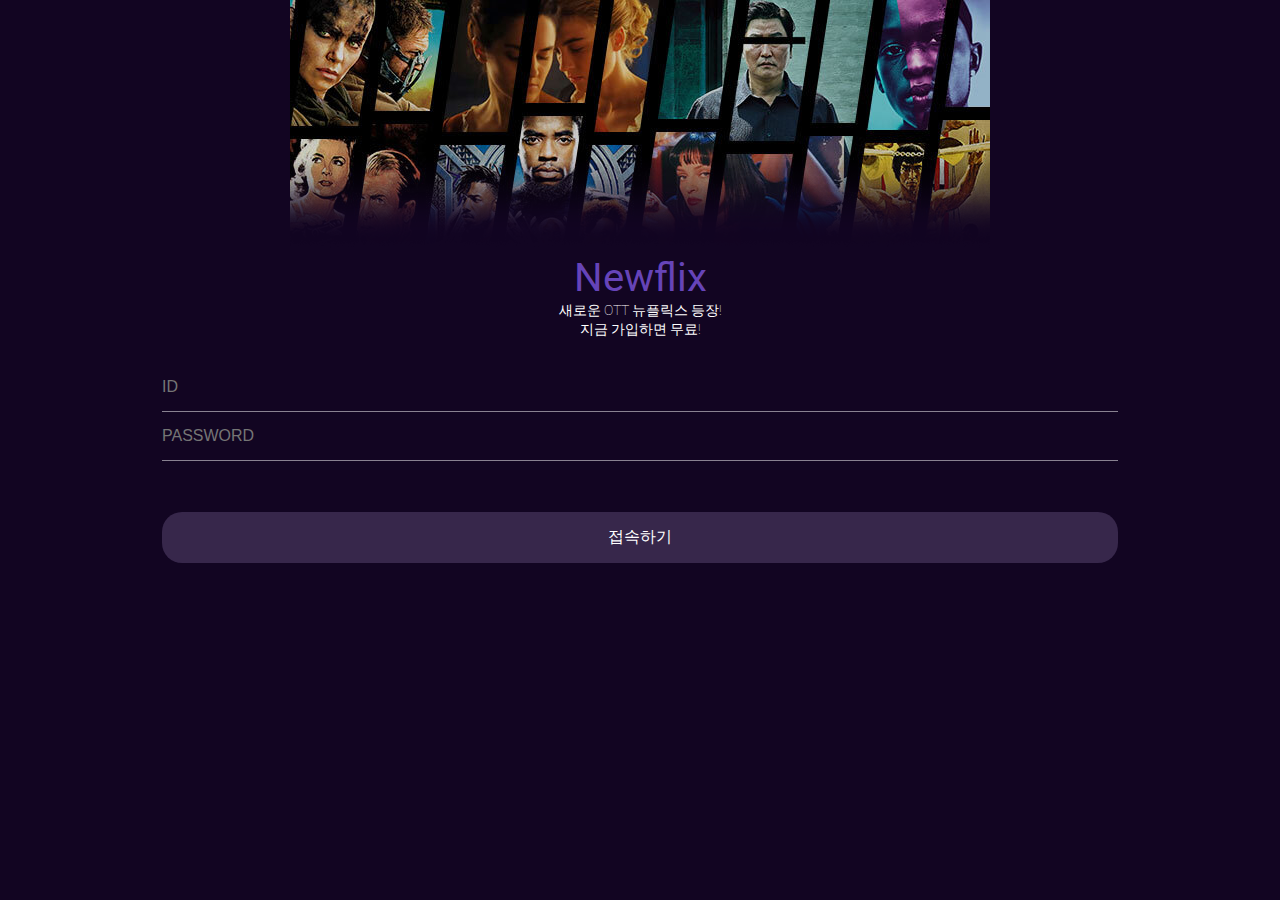
<file: index.html>
<!DOCTYPE html>
<html lang="ko">
  <head>
    <meta charset="UTF-8" />
    <meta http-equiv="X-UA-Compatible" content="IE=edge" />
    <meta name="viewport" content="width=device-width, initial-scale=1.0" />
    <title>NewFlix</title>
    <link rel="stylesheet" href="./css/css/login.css" />
  </head>
  <body>
    <div class="login-title">
      <img src="./img/login-img.png" class="login-img" />
      <h1 class="login-title__maintext">Newflix</h1>
      <p class="login-title__subtext">
        새로운 OTT 뉴플릭스 등장! <br />
        지금 가입하면 무료!
      </p>
      <form action="find.html" class="login-form">
        <input
          type="text"
          id="u-id"
          placeholder="ID"
          required
          autocomplete="off"
        />
        <input
          type="password"
          id="u-pw"
          placeholder="PASSWORD"
          required
          autocomplete="off"
        />
        <br />
        <input type="submit" value="접속하기" />
      </form>
    </div>
  </body>
</html>
</file>
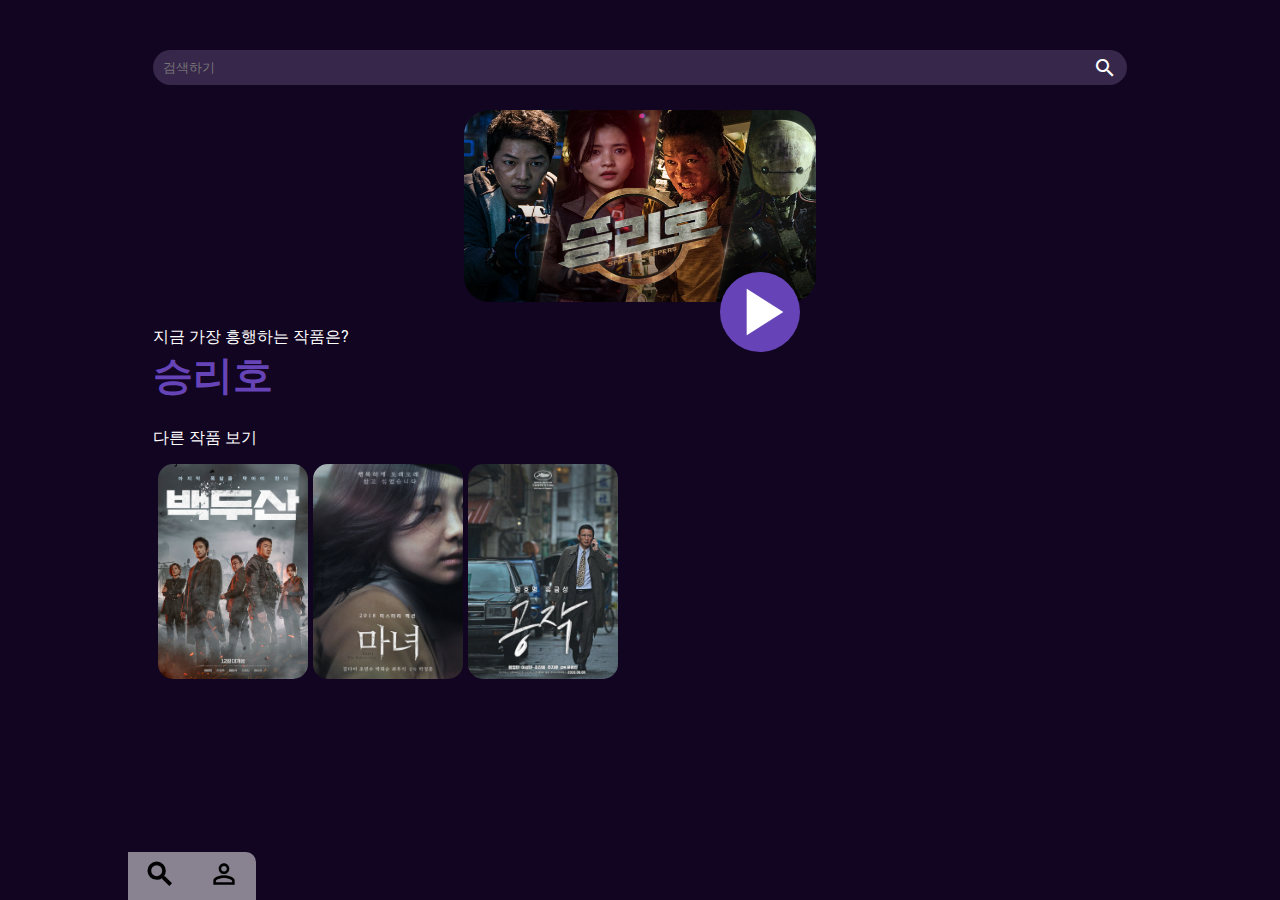
<file: find.html>
<!DOCTYPE html>
<html lang="ko">
  <head>
    <meta charset="UTF-8" />
    <meta http-equiv="X-UA-Compatible" content="IE=edge" />
    <meta name="viewport" content="width=device-width, initial-scale=1.0" />
    <title>find movie</title>
    <link rel="stylesheet" href="./css/css/find.css" />
  </head>
  <body>
    <form class="find-search-bar-form display-flex-center position-relative">
      <div class="display-flex-center position relative">
        <input class="find-search-bar" placeholder="검색하기" />
        <span class="material-icons-outlined"> search </span>
      </div>
    </form>
    <div class="best-movie">
      <div class="best-movie__img-container">
        <img class="best-movie__img" src="./img/find-bestMovie-img.jpg" />
        <span class="material-icons"> play_arrow </span>
      </div>
      <div class="best-movie__title">
        <p class="best-movie__promotion-text">지금 가장 흥행하는 작품은?</p>
        <span class="best-movie__movie-name">승리호</span>
      </div>
    </div>
    <div class="movie-recommendation">
      <span class="movie-recommendation__title">다른 작품 보기</span>
      <ul class="movie-recommendation__images">
        <li>
          <img src="./img/find-movieRecommendation-01.jpg" />
        </li>
        <li>
          <img src="./img/find-movieRecommendation-02.jpg" />
        </li>
        <li>
          <img src="./img/find-movieRecommendation-03.jpg" />
        </li>
      </ul>
    </div>
    <div class="navigation-bar">
      <a href="find.html">
        <span class="material-icons-outlined find-icon-clicked">search</span>
      </a>
      <a href="mypage.html">
        <span class="material-icons-outlined">person_outline</span>
      </a>
    </div>
  </body>
</html>
</file>
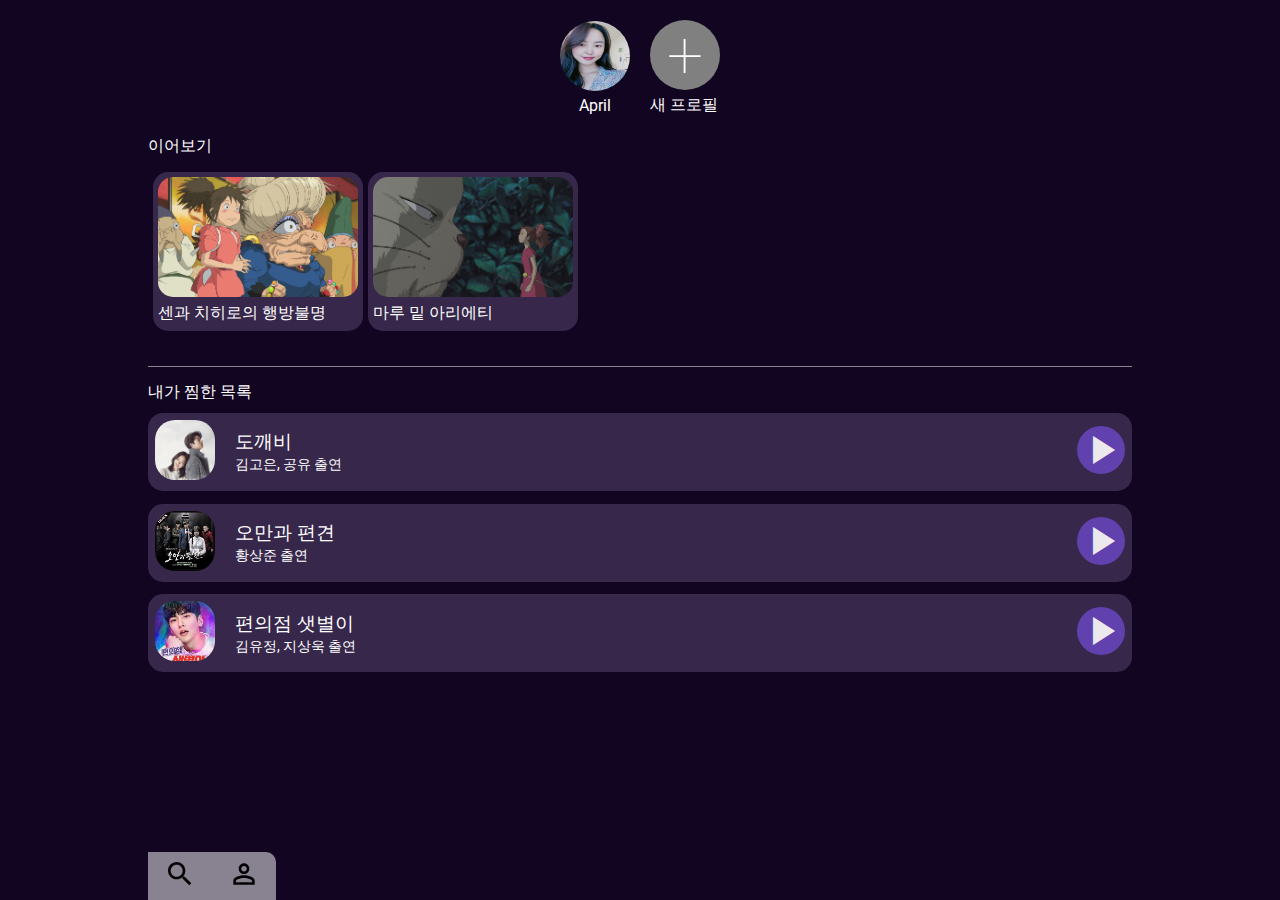
<file: mypage.html>
<!DOCTYPE html>
<html lang="en">
  <head>
    <meta charset="UTF-8" />
    <meta http-equiv="X-UA-Compatible" content="IE=edge" />
    <meta name="viewport" content="width=device-width, initial-scale=1.0" />
    <title>My page</title>
    <link rel="stylesheet" href="./css/css/mypage.css" />
  </head>
  <body>
    <div class="display-flex-center">
      <div class="user-component position-relative display-flex-center">
        <img
          src="img/KakaoTalk_20220209_161406606.jpg"
          class="user-component__profile"
        />
        <div class="user-component__id">April</div>
      </div>
      <div class="user-component">
        <div
          class="user-component__profile add-profile-btn display-flex-center"
        >
          <span>+</span>
        </div>
        <div class="user-component__id">새 프로필</div>
      </div>
    </div>
    <div class="continue-watching">
      <p class="continue-watching__header">이어보기</p>
      <ul class="continue-watching__images">
        <li>
          <div class="continue-watching__card">
            <img src="./img/mypage-continueWatch-01.jpg" />
            <span class="continue-watching__title">센과 치히로의 행방불명</span>
          </div>
        </li>
        <li>
          <div class="continue-watching__card">
            <img src="./img/mypage-continueWatch-02.jpg" />
            <span class="continue-watching__title">마루 밑 아리에티</span>
          </div>
        </li>
      </ul>
    </div>

    <div class="wishlist">
      <p class="wish__header">내가 찜한 목록</p>
      <div class="wishlist-container">

        <div class="wishlist-item">
          <div>
            <img class="wishlist__img" src="./img/mypage-wishlist-01.jpg" />
          </div>
          <div class="wishlist-info">
            <span class="wishlist__title">도깨비</span>
            <span class="wishlist__subtitle">김고은, 공유 출연</span>
          </div>
       
        <div class="wishlist-play-btn">
          <span class="material-icons"> play_arrow </span>
        </div>
      </div>

        <div class="wishlist-item">
          <div>
            <img class="wishlist__img" src="./img/mypage-wishlist-02.jpg" />
          </div>
          <div class="wishlist-info">
            <span class="wishlist__title">오만과 편견</span>
            <span class="wishlist__subtitle">황상준 출연</span>
          </div>
        <div class="wishlist-play-btn">
          <span class="material-icons"> play_arrow </span>
        </div>
      </div>
      <div class="wishlist-item">
          <div>
            <img class="wishlist__img" src="./img/mypage-wishlist-03.jpg" />
          </div>
          <div class="wishlist-info">
            <span class="wishlist__title">편의점 샛별이</span>
            <span class="wishlist__subtitle">김유정, 지상욱 출연</span>
          </div>
        <div class="wishlist-play-btn">
          <span class="material-icons"> play_arrow </span>
        </div>
      </div>
    </div>

    <div class="navigation-bar">
      <a href="find.html">
        <span class="material-icons-outlined find-icon-clicked">search</span>
      </a>
      <a href="mypage.html">
        <span class="material-icons-outlined">person_outline</span>
      </a>
    </div>
    
  </body>
</html>
</file>
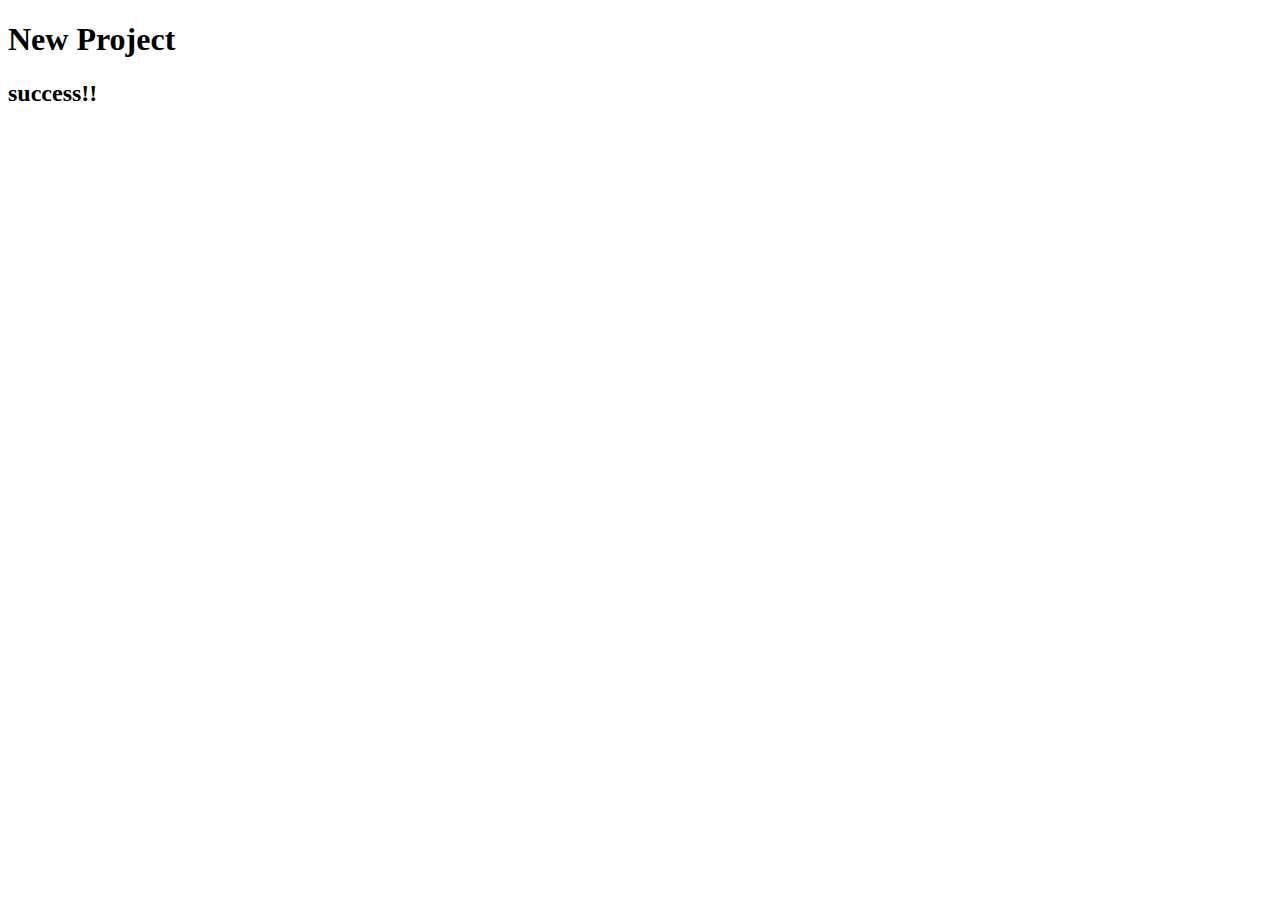
<file: Trial.html>
<!DOCTYPE html>
<html lang="en">
<head>
  <meta charset="UTF-8">
  <meta http-equiv="X-UA-Compatible" content="IE=edge">
  <meta name="viewport" content="width=device-width, initial-scale=1.0">
  <title>Document</title>
</head>
<body>
  <h1>New Project</h1>
  <h2>success!!</h2>
</body>
</html>
</file>
<file: css/css/login.css>
@import "./global.css";

.login-title {
  text-align: center;
}

.login-title__maintext {
  font-size: 2.5rem;
  color: var(--purple);
}

.login-title__subtext {
  font-size: 0.9rem;
  font-weight: 100;
}

html, body {
  overflow: hidden;
}

.login-form {
  display: flex;
  flex-direction: column;
  margin: 1.5rem;
}

.login-form input {
  padding: 15px 0;
  margin: 0 10px;
  background-color: var(--background-purple);
  font-size: 1em;
}

.login-form input:not([type="submit"]) {
  color: white;
  border-bottom: 1px solid var(--border);
  transition: border-color 0.3s ease-in-out;
}

.login-form input:focus {
  border-color: white;
}

.login-form input[type="submit"] {
  color: white;
  background-color: var(--dark);
  border-radius: 20px;
  margin-top: 2rem;
  transition: background-color 0.2s ease-in-out;
}

.login-form input[type="submit"]:active {
  background-color: var(--purple);
}
</file>
<file: css/css/find.css>
@import "./global.css";

.find-search-bar-form {
  padding: 0px 25px;
}

.find-search-bar-form div {
  width: 100%;
}

.find-search-bar {
  margin-top: 50px;
  background-color: var(--dark);
  border-radius: 25px;
  width: 100%;
  padding: 10px;
  color: white;
  transition: background-color 0.3s ease-in-out;
}

.find-search-bar:focus {
  background-color: #594374;
}

.find-search-bar-form span {
  position: absolute;
  font: 1rem;
  bottom: 0.3rem;
  right: 35px;
}

.best-movie__img-container {
  padding: 0 25px;
  margin: 25px 0;
  display: flex;
  justify-content: center;
}

.best-movie__img {
  width: 22rem;
  height: 12rem;
  border-radius: 25px;
}

.best-movie__img-container span {
  position: absolute;
  background-color: var(--purple) ;
  border-radius: 50%;
  left: calc(50% + 5rem);
  font-size: 5rem;;
  bottom: 3.2rem;
}

.best-movie {
  position: relative;
}

.best-movie__title {
  padding-left: 25px;
}

.best-movie__movie-name {
  color: var(--purple);
  font-size: 40px;
  font-weight: 600;
}

.find-icon-clicked {
  font-weight: 600;
}

.movie-recommendation {
  margin: 25px 0;
  padding: 0 25px;
}

.movie-recommendation__images {
  margin-top: 15px;
  list-style: none;
  display: flex;
  overflow-x: auto;
}

.movie-recommendation__images li {
  margin-left: 5px;
}

.movie-recommendation__images img {
  width: 150px;
  border-radius: 15px;
}
</file>
<file: css/css/mypage.css>
@import "./global.css";

.user-component {
  padding: 20px 10px;
  flex-direction: column;
}

.user-component__profile {
  width: 70px;
  height: 70px;
  border-radius: 50%;
}

.user-component__id {
  padding-top: 0.3rem;
  font-size: 1rem;
}

.add-profile-btn {
  background-color: gray;
  width: 70px;
  height: 70px;
  font-size: 4rem;
  font-weight: 100;
  color: white;
}

.continue-watching__images img {
  width: 200px;
  height: 120px;
  border-radius: 15px;
  object-fit: cover;
}

.continue-watching {
  margin-bottom: 25px;
  padding: 0 20px;
  padding-bottom: 10px;
}

.continue-watching__images {
  list-style: none;
  display: flex;
  overflow-x: auto;
}

.continue-watching__card {
  background-color: var(--dark);
  padding: 5px;
  border-radius: 15px;
}

.continue-watching__header {
  margin-bottom: 15px;
}

.continue-watching__images li {
  margin-left: 5px;
}

.continue-watching__title {
  display: block;
  margin: 2px 0;
}

.wishlist__img {
  width: 60px;
  height: 60px;
  border-radius: 20px;
}

.wish__header {
  border-top: 1px solid var(--border);
  padding-top: 15px;
  margin-bottom: 10px;
}

.wishlist-item {
  margin-bottom: 0.8rem;
  display: flex;
  align-items: center;
  justify-content: space-between;
  background-color: var(--dark);
  padding: 7px;
  border-radius: 15px;
}

.wishlist-info {
  display: flex;
  flex-direction: column;
  width: 100%;
  padding-left: 20px;
}

.wishlist__title {
  font-size: 1.2rem;
}

.wishlist__subtitle {
  font-size: 0.9rem;
}

.wishlist-play-btn span {
  background-color: var(--purple);
  border-radius: 50%;
  opacity: 0.9;
  font-size: 3rem;
}

.wishlist {
  padding: 0 20px 10px 20px;
}

html,
body {
  height: 100%;
}
</file>
